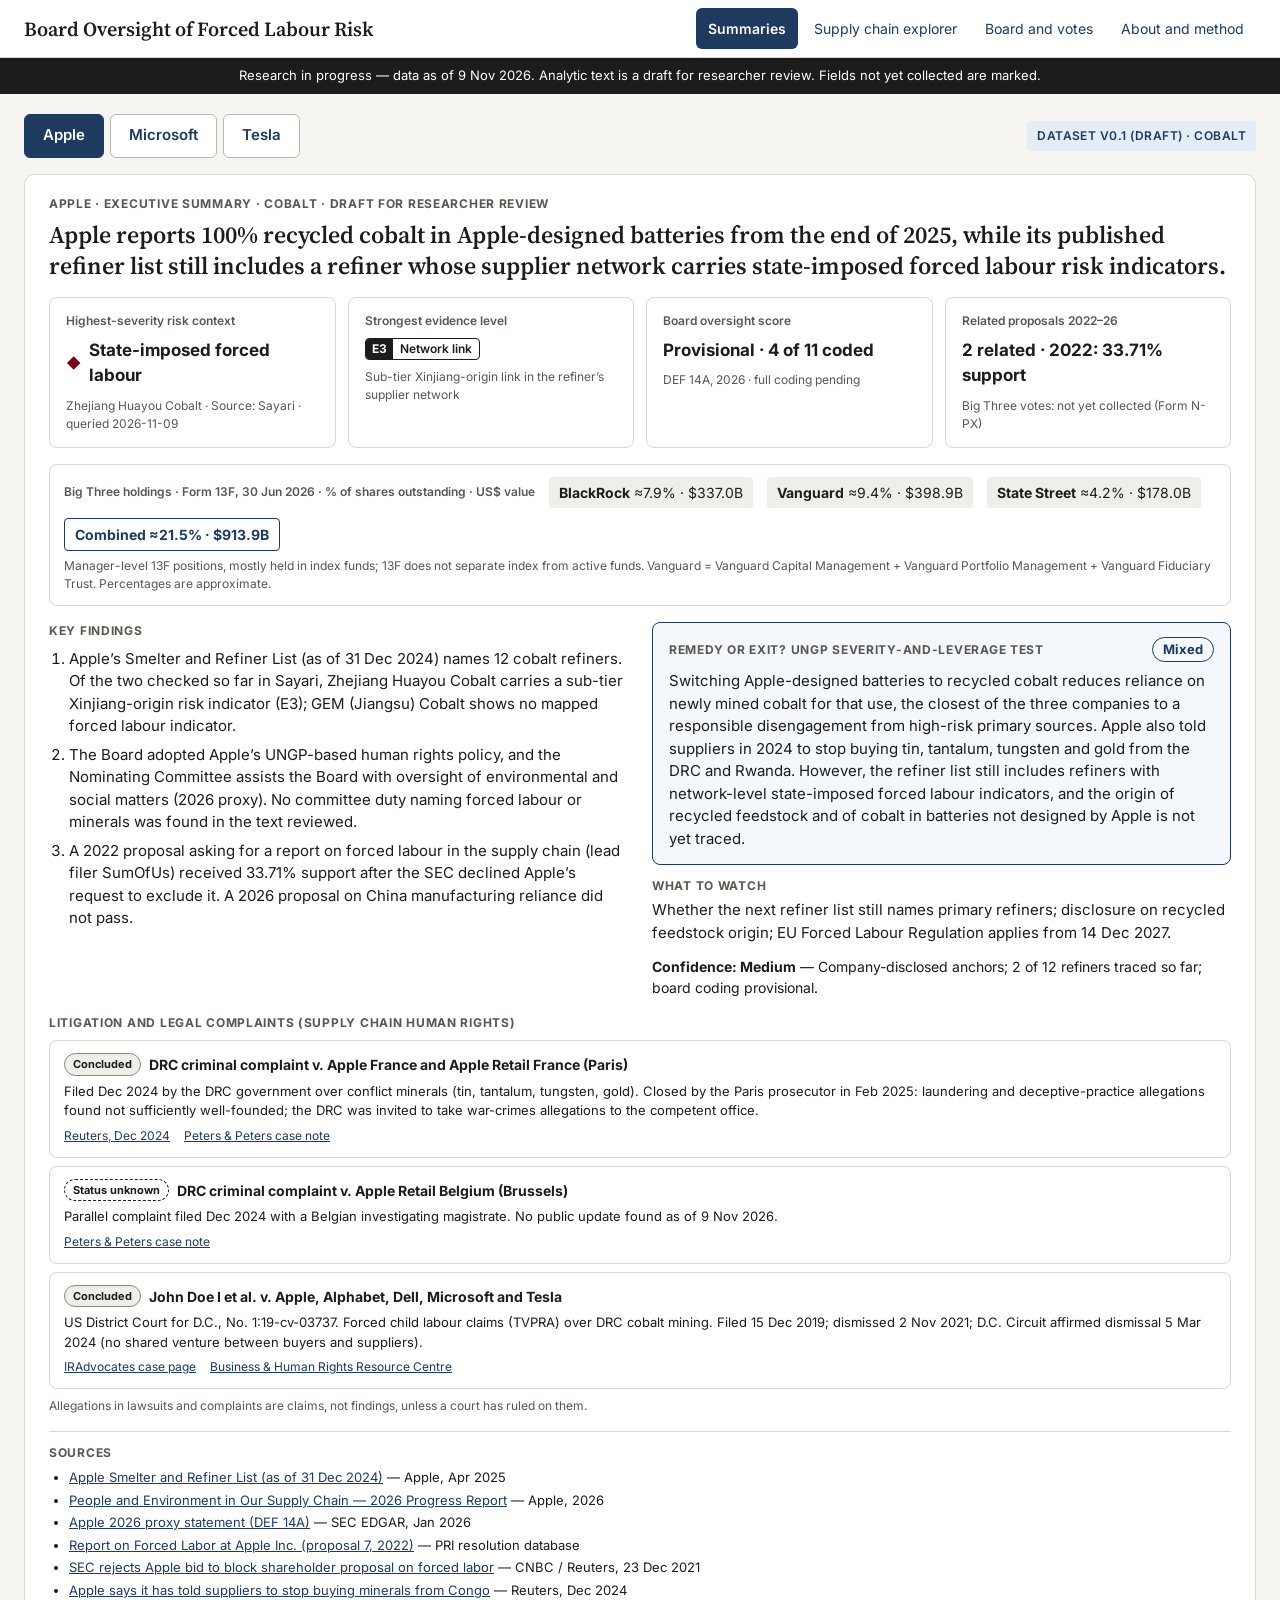
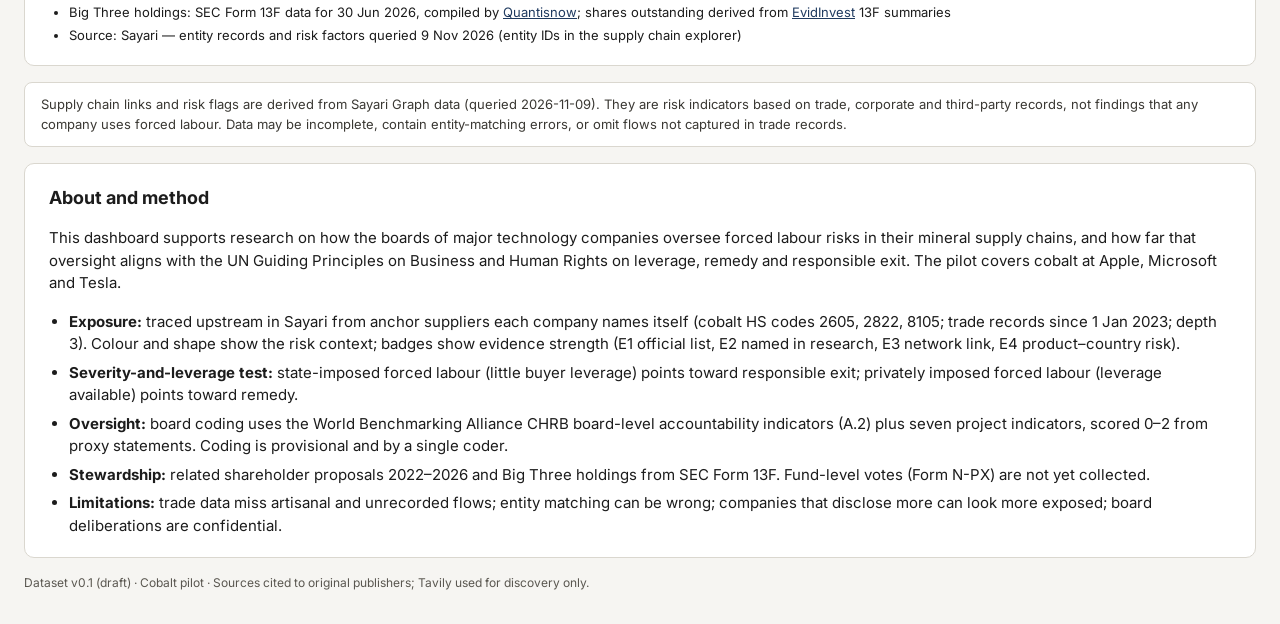
<file: index.html>
<!doctype html>
<html lang="en">
<head>
<meta charset="utf-8">
<meta name="viewport" content="width=device-width, initial-scale=1">
<title>Executive Summaries — Cobalt</title>
<meta name="description" content="Research dashboard: board oversight of forced labour risk in cobalt supply chains at Apple, Microsoft and Tesla. Risk indicators, not findings.">
<link rel="preconnect" href="https://fonts.googleapis.com">
<link rel="preconnect" href="https://fonts.gstatic.com" crossorigin>
<link href="https://fonts.googleapis.com/css2?family=Inter:wght@400;500;600;700&family=Source+Serif+4:opsz,wght@8..60,500;8..60,600&display=swap" rel="stylesheet">
<link rel="stylesheet" href="assets/style.css">
</head>
<body data-page="summary">
<a class="skip" href="#content">Skip to content</a>
<header class="topbar">
  <div class="topbar-in">
    <a class="brand" href="index.html">Board Oversight of Forced Labour Risk</a>
    <nav aria-label="Main">
      <a href="index.html" aria-current="page">Summaries</a>
      <a href="explorer.html">Supply chain explorer</a>
      <a href="board.html">Board and votes</a>
      <a href="index.html#about">About and method</a>
    </nav>
  </div>
</header>
<div class="banner">Research in progress — data as of 9 Nov 2026. Analytic text is a draft for researcher review. Fields not yet collected are marked.</div>
<main id="content">
  <div class="row">
    <div id="tabs" class="tabs" role="group" aria-label="Choose company"></div>
    <span class="tag">Dataset v0.1 (draft) · cobalt</span>
  </div>
  <article id="summary" class="card" aria-live="polite"></article>
  <aside class="caveat" aria-label="Data caveat">Supply chain links and risk flags are derived from Sayari Graph data (queried 2026-11-09). They are risk indicators based on trade, corporate and third-party records, not findings that any company uses forced labour. Data may be incomplete, contain entity-matching errors, or omit flows not captured in trade records.</aside>
  <section class="card" id="about" aria-labelledby="about-h">
    <h2 class="sec" id="about-h">About and method</h2>
    <p>This dashboard supports research on how the boards of major technology companies oversee forced labour risks in their mineral supply chains, and how far that oversight aligns with the UN Guiding Principles on Business and Human Rights on leverage, remedy and responsible exit. The pilot covers cobalt at Apple, Microsoft and Tesla.</p>
    <ul>
      <li><strong>Exposure:</strong> traced upstream in Sayari from anchor suppliers each company names itself (cobalt HS codes 2605, 2822, 8105; trade records since 1 Jan 2023; depth 3). Colour and shape show the risk context; badges show evidence strength (E1 official list, E2 named in research, E3 network link, E4 product–country risk).</li>
      <li><strong>Severity-and-leverage test:</strong> state-imposed forced labour (little buyer leverage) points toward responsible exit; privately imposed forced labour (leverage available) points toward remedy.</li>
      <li><strong>Oversight:</strong> board coding uses the World Benchmarking Alliance CHRB board-level accountability indicators (A.2) plus seven project indicators, scored 0–2 from proxy statements. Coding is provisional and by a single coder.</li>
      <li><strong>Stewardship:</strong> related shareholder proposals 2022–2026 and Big Three holdings from SEC Form 13F. Fund-level votes (Form N-PX) are not yet collected.</li>
      <li><strong>Limitations:</strong> trade data miss artisanal and unrecorded flows; entity matching can be wrong; companies that disclose more can look more exposed; board deliberations are confidential.</li>
    </ul>
  </section>
  <footer class="site">
    <span>Dataset v0.1 (draft) · Cobalt pilot · Sources cited to original publishers; Tavily used for discovery only.</span>
  </footer>
</main>
<script src="assets/data.js"></script>
<script src="assets/pages.js"></script>
</body>
</html>
</file>
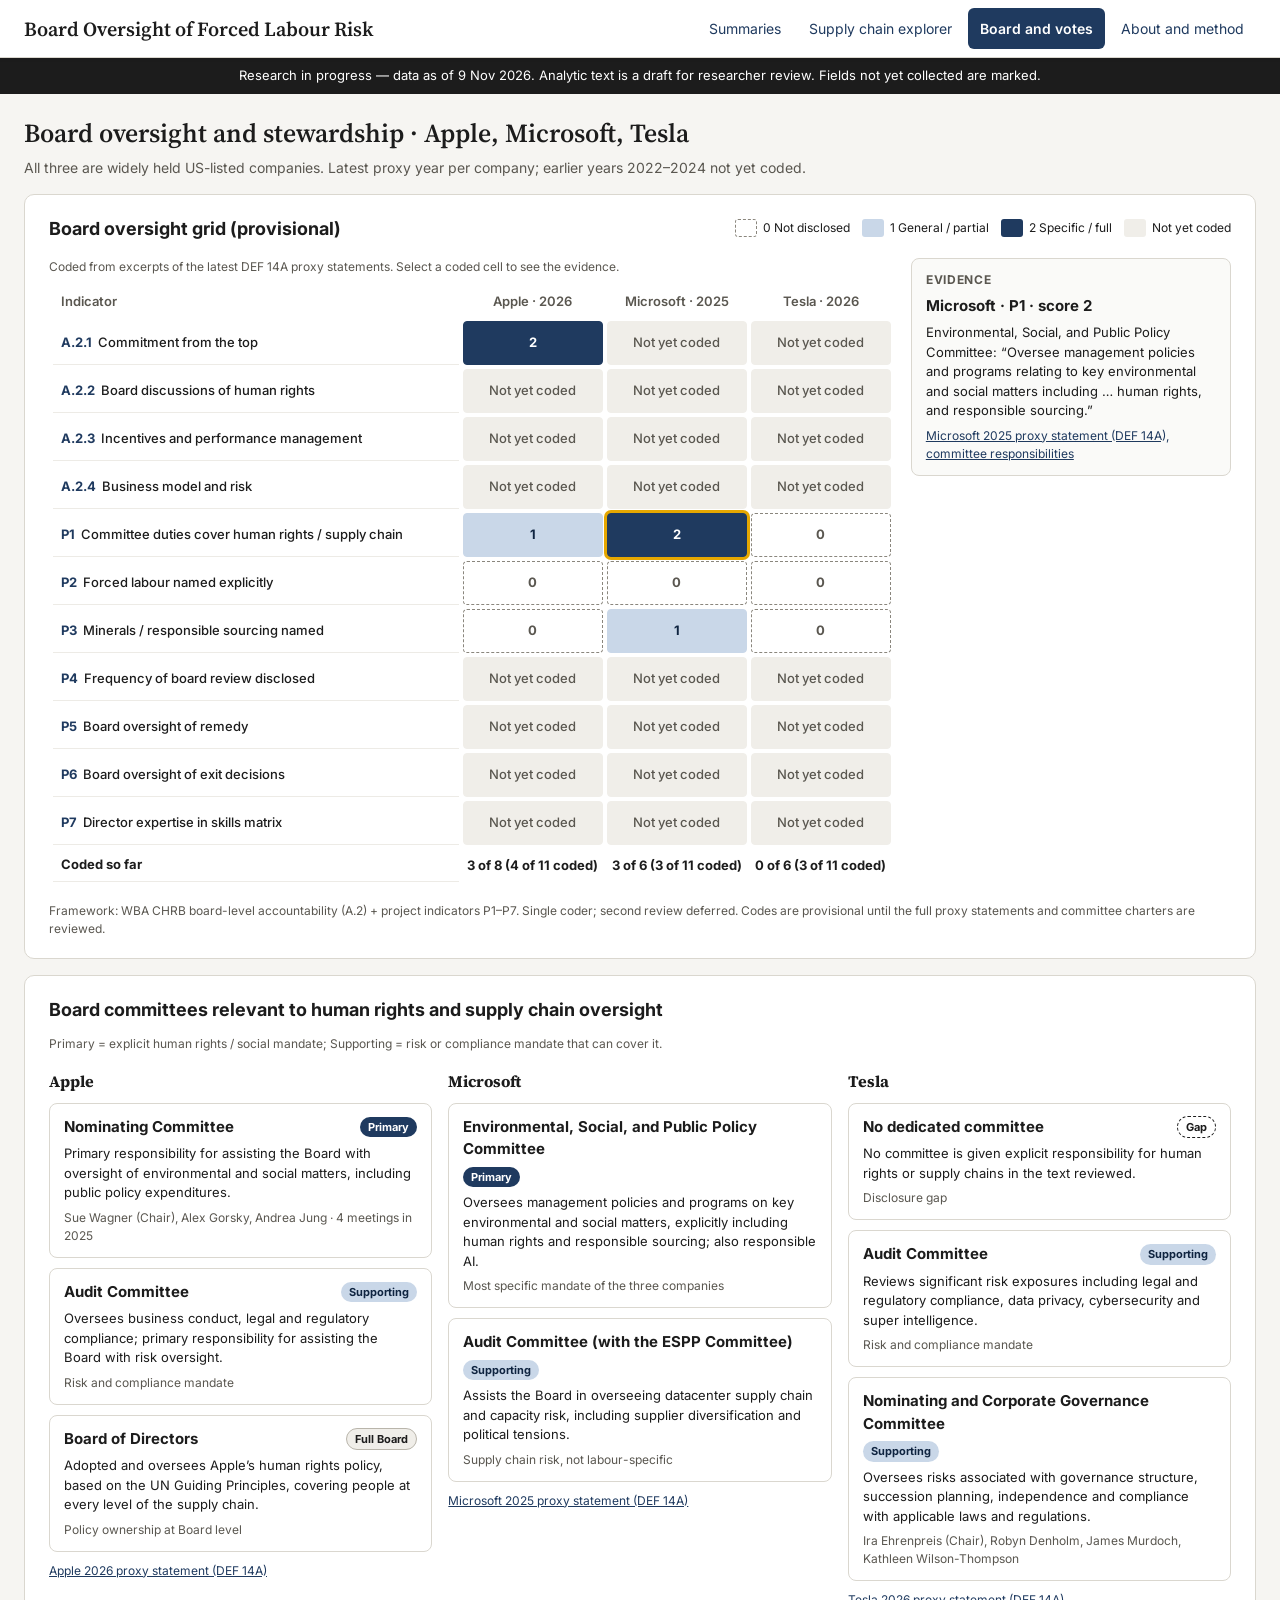
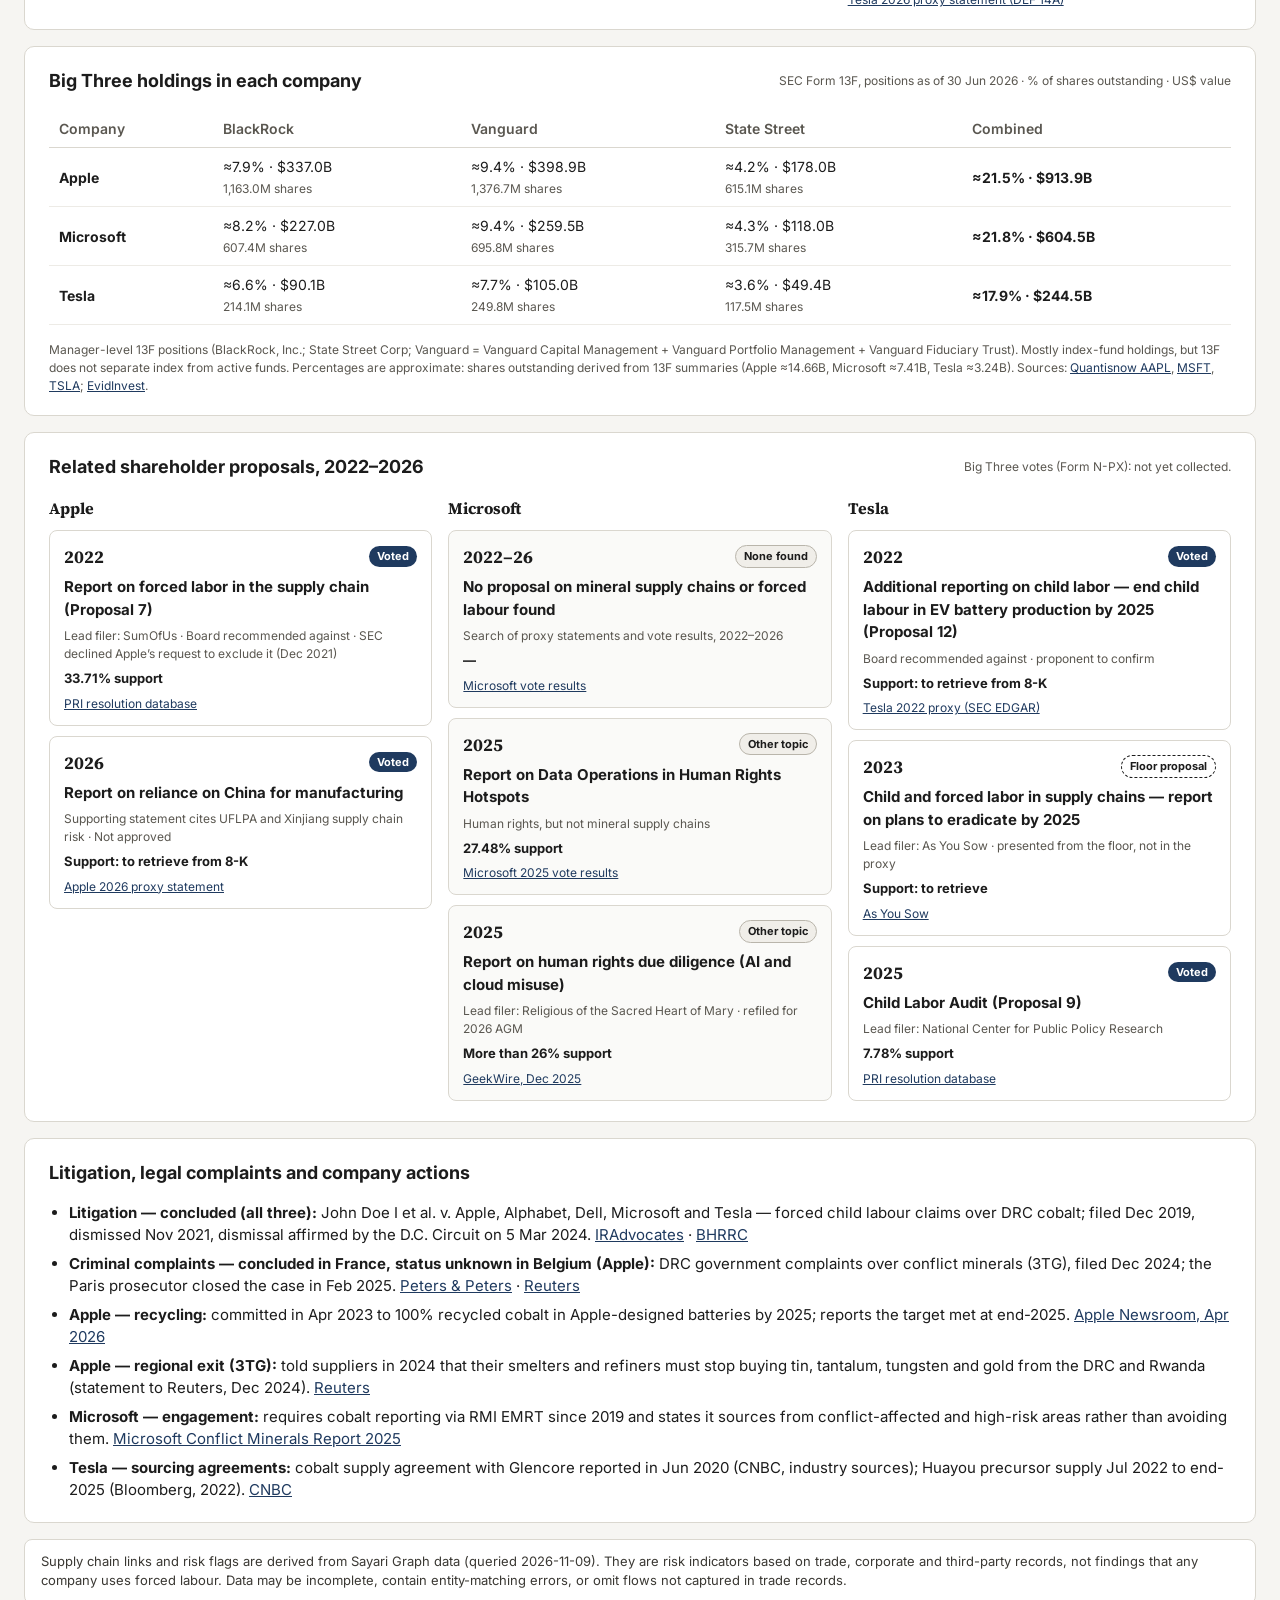
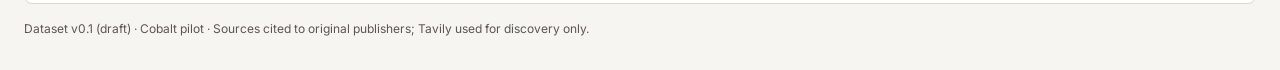
<file: board.html>
<!doctype html>
<html lang="en">
<head>
<meta charset="utf-8">
<meta name="viewport" content="width=device-width, initial-scale=1">
<title>Board Oversight and Stewardship</title>
<meta name="description" content="Research dashboard: board oversight of forced labour risk in cobalt supply chains at Apple, Microsoft and Tesla. Risk indicators, not findings.">
<link rel="preconnect" href="https://fonts.googleapis.com">
<link rel="preconnect" href="https://fonts.gstatic.com" crossorigin>
<link href="https://fonts.googleapis.com/css2?family=Inter:wght@400;500;600;700&family=Source+Serif+4:opsz,wght@8..60,500;8..60,600&display=swap" rel="stylesheet">
<link rel="stylesheet" href="assets/style.css">
</head>
<body data-page="board">
<a class="skip" href="#content">Skip to content</a>
<header class="topbar">
  <div class="topbar-in">
    <a class="brand" href="index.html">Board Oversight of Forced Labour Risk</a>
    <nav aria-label="Main">
      <a href="index.html">Summaries</a>
      <a href="explorer.html">Supply chain explorer</a>
      <a href="board.html" aria-current="page">Board and votes</a>
      <a href="index.html#about">About and method</a>
    </nav>
  </div>
</header>
<div class="banner">Research in progress — data as of 9 Nov 2026. Analytic text is a draft for researcher review. Fields not yet collected are marked.</div>
<main id="content">
  <div style="display:flex;flex-direction:column;gap:4px">
    <h1 class="page">Board oversight and stewardship · Apple, Microsoft, Tesla</h1>
    <p class="small" style="font-size:14px">All three are widely held US-listed companies. Latest proxy year per company; earlier years 2022–2024 not yet coded.</p>
  </div>
  <section class="card" aria-labelledby="grid-h">
    <div class="row"><h2 class="sec" id="grid-h">Board oversight grid (provisional)</h2>
      <div class="key"><span><i style="border:1.5px dashed #8A867D"></i>0 Not disclosed</span><span><i style="background:#C9D7E8"></i>1 General / partial</span><span><i style="background:#1F3A5F"></i>2 Specific / full</span><span><i style="background:#F0EEE9"></i>Not yet coded</span></div></div>
    <div class="layout">
      <div class="main tbl-wrap"><table id="grid" style="min-width:620px"></table></div>
      <aside id="evidence" class="side box" style="background:#FAFAF8" aria-live="polite"></aside>
    </div>
    <p class="small">Framework: WBA CHRB board-level accountability (A.2) + project indicators P1–P7. Single coder; second review deferred. Codes are provisional until the full proxy statements and committee charters are reviewed.</p>
  </section>
  <section class="card" aria-labelledby="comm-h">
    <div class="row"><h2 class="sec" id="comm-h">Board committees relevant to human rights and supply chain oversight</h2><span class="small">Primary = explicit human rights / social mandate; Supporting = risk or compliance mandate that can cover it.</span></div>
    <div id="committees" class="grid3"></div>
  </section>
  <section class="card" aria-labelledby="hold-h">
    <div class="row"><h2 class="sec" id="hold-h">Big Three holdings in each company</h2><span class="small">SEC Form 13F, positions as of 30 Jun 2026 · % of shares outstanding · US$ value</span></div>
    <div class="tbl-wrap"><table id="holdings" class="plain"></table></div>
    <p class="small">Manager-level 13F positions (BlackRock, Inc.; State Street Corp; Vanguard = Vanguard Capital Management + Vanguard Portfolio Management + Vanguard Fiduciary Trust). Mostly index-fund holdings, but 13F does not separate index from active funds. Percentages are approximate: shares outstanding derived from 13F summaries (Apple ≈14.66B, Microsoft ≈7.41B, Tesla ≈3.24B). Sources: <a href="https://www.quantisnow.com/institutional-ownership/AAPL">Quantisnow AAPL</a>, <a href="https://www.quantisnow.com/institutional-ownership/MSFT">MSFT</a>, <a href="https://www.quantisnow.com/institutional-ownership/TSLA">TSLA</a>; <a href="https://evidinvest.com/holders/AAPL">EvidInvest</a>.</p>
  </section>
  <section class="card" aria-labelledby="votes-h">
    <div class="row"><h2 class="sec" id="votes-h">Related shareholder proposals, 2022–2026</h2><span class="small">Big Three votes (Form N-PX): not yet collected.</span></div>
    <div id="proposals" class="grid3"></div>
  </section>
  <section class="card" aria-labelledby="events-h">
    <h2 class="sec" id="events-h">Litigation, legal complaints and company actions</h2>
    <ul>
      <li><strong>Litigation — concluded (all three):</strong> John Doe I et al. v. Apple, Alphabet, Dell, Microsoft and Tesla — forced child labour claims over DRC cobalt; filed Dec 2019, dismissed Nov 2021, dismissal affirmed by the D.C. Circuit on 5 Mar 2024. <a href="https://www.internationalrightsadvocates.org/cases/cobalt">IRAdvocates</a> · <a href="https://www.business-humanrights.org/en/latest-news/lawsuit-against-apple-google-tesla-and-others-re-child-labour-drc">BHRRC</a></li>
      <li><strong>Criminal complaints — concluded in France, status unknown in Belgium (Apple):</strong> DRC government complaints over conflict minerals (3TG), filed Dec 2024; the Paris prosecutor closed the case in Feb 2025. <a href="https://www.petersandpeters.com/case/democratic-republic-of-congo-files-criminal-complaints-against-european-apple-subsidiaries-over-conflict-materials">Peters &amp; Peters</a> · <a href="https://ca.finance.yahoo.com/news/exclusive-congo-files-criminal-complaints-050552031.html">Reuters</a></li>
      <li><strong>Apple — recycling:</strong> committed in Apr 2023 to 100% recycled cobalt in Apple-designed batteries by 2025; reports the target met at end-2025. <a href="https://www.apple.com/newsroom/2026/04/apple-accelerates-progress-with-highest-ever-recycled-material-in-its-products">Apple Newsroom, Apr 2026</a></li>
      <li><strong>Apple — regional exit (3TG):</strong> told suppliers in 2024 that their smelters and refiners must stop buying tin, tantalum, tungsten and gold from the DRC and Rwanda (statement to Reuters, Dec 2024). <a href="https://ca.finance.yahoo.com/news/apple-says-told-suppliers-stop-213841799.html">Reuters</a></li>
      <li><strong>Microsoft — engagement:</strong> requires cobalt reporting via RMI EMRT since 2019 and states it sources from conflict-affected and high-risk areas rather than avoiding them. <a href="https://cdn-dynmedia-1.microsoft.com/is/content/microsoftcorp/microsoft/msc/documents/presentations/CSR/Microsoft-RY2024-Conflict-Minerals-Report.pdf">Microsoft Conflict Minerals Report 2025</a></li>
      <li><strong>Tesla — sourcing agreements:</strong> cobalt supply agreement with Glencore reported in Jun 2020 (CNBC, industry sources); Huayou precursor supply Jul 2022 to end-2025 (Bloomberg, 2022). <a href="https://www.cnbc.com/2020/06/16/tesla-glencore-cobalt-gigafactory.html">CNBC</a></li>
    </ul>
  </section>
  <aside class="caveat" aria-label="Data caveat">Supply chain links and risk flags are derived from Sayari Graph data (queried 2026-11-09). They are risk indicators based on trade, corporate and third-party records, not findings that any company uses forced labour. Data may be incomplete, contain entity-matching errors, or omit flows not captured in trade records.</aside>
  <footer class="site">
    <span>Dataset v0.1 (draft) · Cobalt pilot · Sources cited to original publishers; Tavily used for discovery only.</span>
  </footer>
</main>
<script src="assets/data.js"></script>
<script src="assets/pages.js"></script>
</body>
</html>
</file>
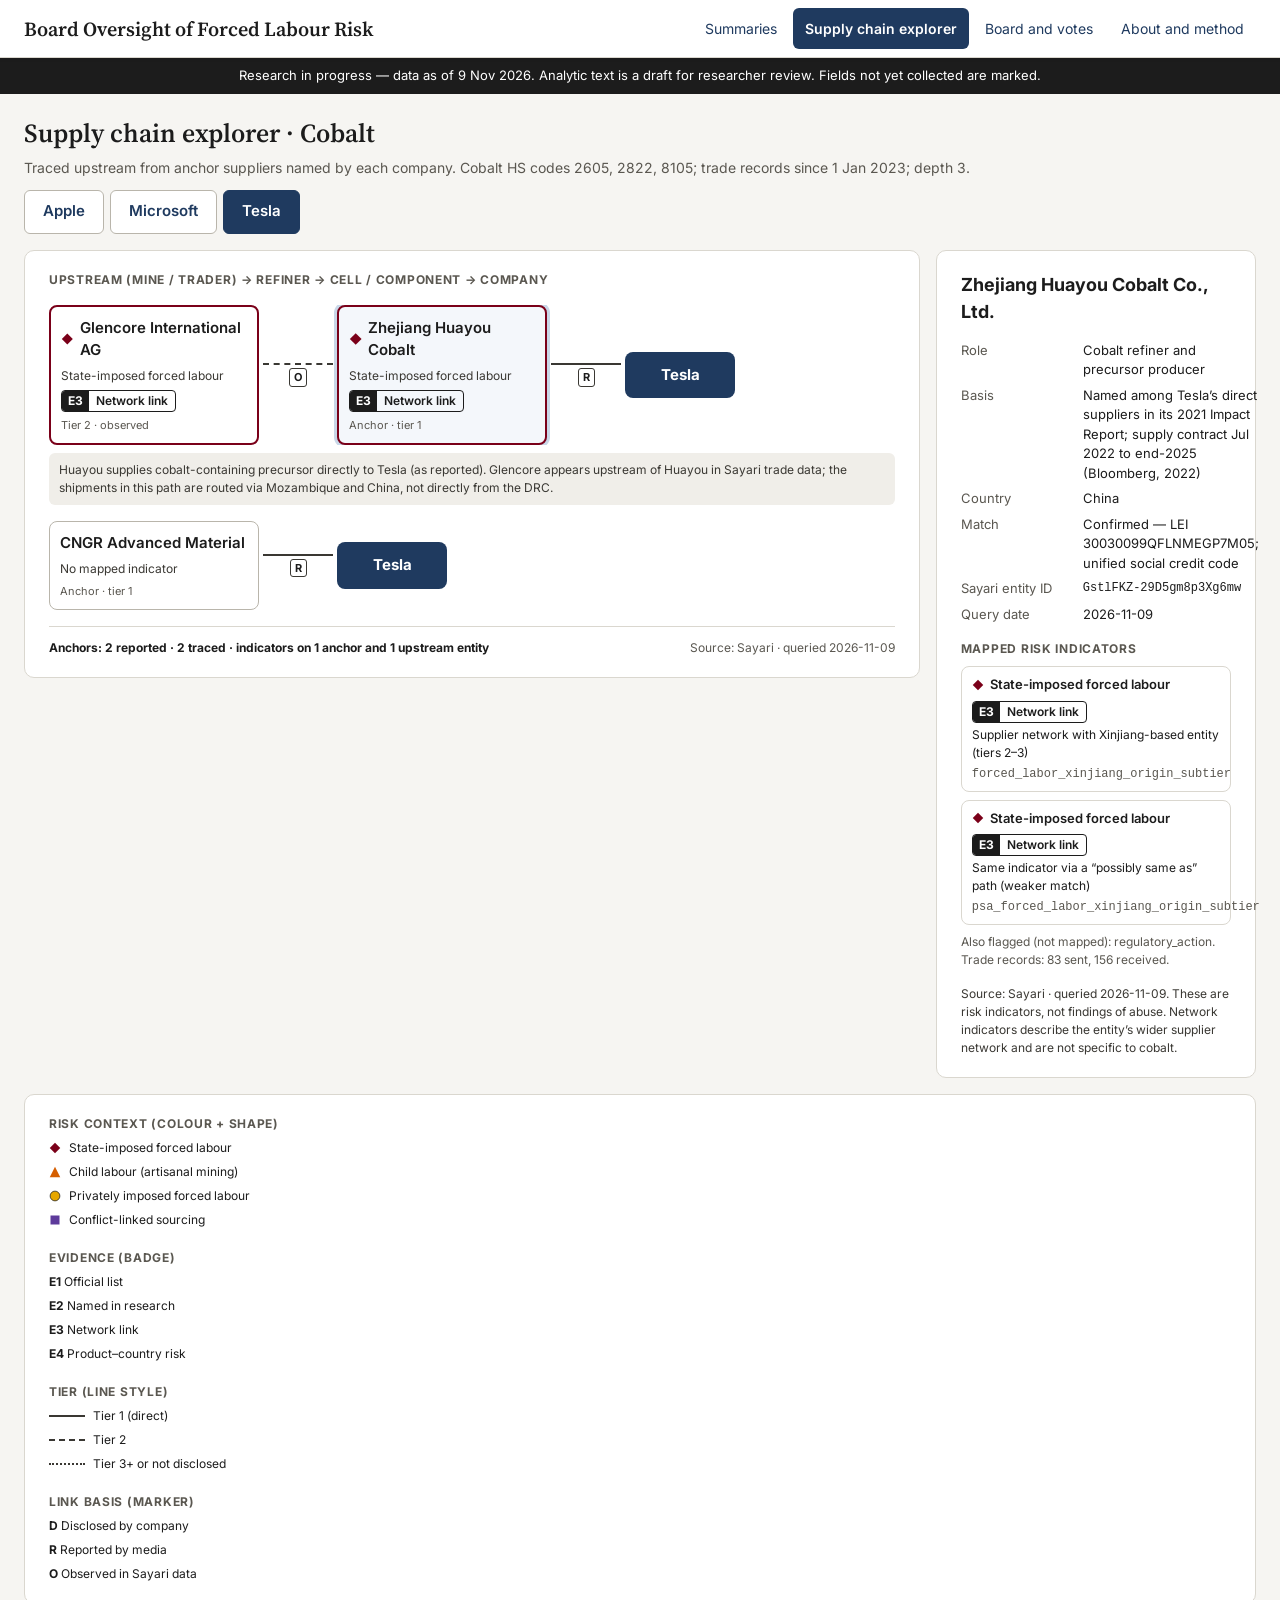
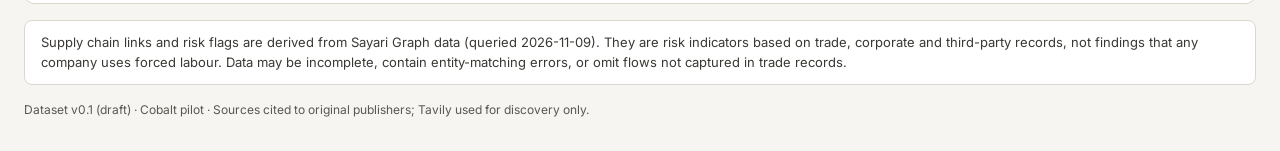
<file: explorer.html>
<!doctype html>
<html lang="en">
<head>
<meta charset="utf-8">
<meta name="viewport" content="width=device-width, initial-scale=1">
<title>Supply Chain Explorer — Cobalt</title>
<meta name="description" content="Research dashboard: board oversight of forced labour risk in cobalt supply chains at Apple, Microsoft and Tesla. Risk indicators, not findings.">
<link rel="preconnect" href="https://fonts.googleapis.com">
<link rel="preconnect" href="https://fonts.gstatic.com" crossorigin>
<link href="https://fonts.googleapis.com/css2?family=Inter:wght@400;500;600;700&family=Source+Serif+4:opsz,wght@8..60,500;8..60,600&display=swap" rel="stylesheet">
<link rel="stylesheet" href="assets/style.css">
</head>
<body data-page="explorer">
<a class="skip" href="#content">Skip to content</a>
<header class="topbar">
  <div class="topbar-in">
    <a class="brand" href="index.html">Board Oversight of Forced Labour Risk</a>
    <nav aria-label="Main">
      <a href="index.html">Summaries</a>
      <a href="explorer.html" aria-current="page">Supply chain explorer</a>
      <a href="board.html">Board and votes</a>
      <a href="index.html#about">About and method</a>
    </nav>
  </div>
</header>
<div class="banner">Research in progress — data as of 9 Nov 2026. Analytic text is a draft for researcher review. Fields not yet collected are marked.</div>
<main id="content">
  <div class="row" style="align-items:flex-end">
    <div style="display:flex;flex-direction:column;gap:4px">
      <h1 class="page">Supply chain explorer · Cobalt</h1>
      <p class="small" style="font-size:14px">Traced upstream from anchor suppliers named by each company. Cobalt HS codes 2605, 2822, 8105; trade records since 1 Jan 2023; depth 3.</p>
    </div>
    <div id="tabs" class="tabs" role="group" aria-label="Choose company"></div>
  </div>
  <div class="layout">
    <section id="flow" class="card main" aria-label="Tiered flow"></section>
    <aside id="detail" class="card side" aria-label="Selected entity detail" aria-live="polite"></aside>
  </div>
  <section class="card legend" aria-label="Legend">
    <div><span class="label">Risk context (colour + shape)</span>
      <span class="ln"><svg width="12" height="12" viewBox="0 0 16 16" aria-hidden="true"><path d="M8 1 L15 8 L8 15 L1 8 Z" fill="#7A0019"></path></svg>State-imposed forced labour</span>
      <span class="ln"><svg width="12" height="12" viewBox="0 0 16 16" aria-hidden="true"><path d="M8 1 L15 15 L1 15 Z" fill="#D55E00"></path></svg>Child labour (artisanal mining)</span>
      <span class="ln"><svg width="12" height="12" viewBox="0 0 16 16" aria-hidden="true"><circle cx="8" cy="8" r="6.5" fill="#E6A700" stroke="#1C1C1C" stroke-width="1"></circle></svg>Privately imposed forced labour</span>
      <span class="ln"><svg width="12" height="12" viewBox="0 0 16 16" aria-hidden="true"><rect x="2" y="2" width="12" height="12" fill="#5D3A9B"></rect></svg>Conflict-linked sourcing</span></div>
    <div><span class="label">Evidence (badge)</span><span><strong>E1</strong> Official list</span><span><strong>E2</strong> Named in research</span><span><strong>E3</strong> Network link</span><span><strong>E4</strong> Product–country risk</span></div>
    <div><span class="label">Tier (line style)</span><span class="ln"><i></i>Tier 1 (direct)</span><span class="ln"><i style="border-top-style:dashed"></i>Tier 2</span><span class="ln"><i style="border-top-style:dotted"></i>Tier 3+ or not disclosed</span></div>
    <div><span class="label">Link basis (marker)</span><span><strong>D</strong> Disclosed by company</span><span><strong>R</strong> Reported by media</span><span><strong>O</strong> Observed in Sayari data</span></div>
  </section>
  <aside class="caveat" aria-label="Data caveat">Supply chain links and risk flags are derived from Sayari Graph data (queried 2026-11-09). They are risk indicators based on trade, corporate and third-party records, not findings that any company uses forced labour. Data may be incomplete, contain entity-matching errors, or omit flows not captured in trade records.</aside>
  <footer class="site">
    <span>Dataset v0.1 (draft) · Cobalt pilot · Sources cited to original publishers; Tavily used for discovery only.</span>
  </footer>
</main>
<script src="assets/data.js"></script>
<script src="assets/pages.js"></script>
</body>
</html>
</file>
<file: assets/style.css>
:root {
  --bg: #F6F5F2; --surface: #FFFFFF; --ink: #1C1C1C; --ink2: #3A3833; --muted: #5A5750;
  --line: #DAD7CF; --line2: #EDEBE6; --soft: #F0EEE9; --accent: #1F3A5F; --accent-soft: #F4F7FB; --accent-mid: #C9D7E8;
}
* { box-sizing: border-box; }
body { margin: 0; background: var(--bg); color: var(--ink); font-family: Inter, system-ui, -apple-system, sans-serif; font-size: 15px; line-height: 1.5; }
a { color: var(--accent); } a:hover { color: #0F2440; }
button:focus-visible, a:focus-visible { outline: 3px solid #E6A700; outline-offset: 2px; }
.skip { position: absolute; left: -999px; } .skip:focus { left: 16px; top: 8px; z-index: 50; background: #fff; padding: 8px 12px; }

.topbar { position: sticky; top: 0; z-index: 20; background: var(--surface); border-bottom: 1px solid var(--line); box-shadow: 0 1px 4px rgba(0,0,0,.06); }
.topbar-in { max-width: 1400px; margin: 0 auto; padding: 8px 24px; display: flex; flex-wrap: wrap; align-items: center; justify-content: space-between; gap: 8px 16px; }
.brand { font-family: 'Source Serif 4', Georgia, serif; font-size: 20px; font-weight: 600; color: var(--ink); text-decoration: none; }
nav { display: flex; flex-wrap: wrap; gap: 4px; }
nav a { padding: 10px 12px; border-radius: 6px; text-decoration: none; font-size: 14px; }
nav a[aria-current="page"] { background: var(--accent); color: #fff; font-weight: 600; }
.banner { background: #1C1C1C; color: #fff; font-size: 13px; padding: 8px 24px; text-align: center; }

main { max-width: 1400px; margin: 0 auto; padding: 20px 24px 32px; display: flex; flex-direction: column; gap: 16px; }
@media (max-width: 640px) { .topbar-in, main, .banner { padding-left: 16px; padding-right: 16px; } }
.card { background: var(--surface); border: 1px solid var(--line); border-radius: 10px; padding: 20px 24px; display: flex; flex-direction: column; gap: 16px; }
.box { border: 1px solid var(--line); border-radius: 8px; padding: 12px 14px; display: flex; flex-direction: column; gap: 6px; }
.row { display: flex; flex-wrap: wrap; align-items: center; justify-content: space-between; gap: 12px; }
h1.page { margin: 0; font-family: 'Source Serif 4', Georgia, serif; font-size: 26px; font-weight: 600; }
h1.headline { margin: 0; font-family: 'Source Serif 4', Georgia, serif; font-size: 24px; line-height: 1.3; font-weight: 600; }
h2.sec { margin: 0; font-size: 18px; font-weight: 700; }
h3.co { margin: 0; font-size: 16px; font-weight: 700; font-family: 'Source Serif 4', Georgia, serif; }
.label { margin: 0; font-size: 12px; font-weight: 700; letter-spacing: .06em; text-transform: uppercase; color: var(--muted); }
.small { font-size: 12px; color: var(--muted); }
p { margin: 0; }

.tabs { display: flex; flex-wrap: wrap; gap: 6px; }
.tab { font: inherit; font-size: 15px; min-height: 44px; padding: 8px 18px; border-radius: 6px; cursor: pointer; font-weight: 600; background: #fff; color: var(--accent); border: 1px solid #B9B5AB; }
.tab[aria-pressed="true"] { background: var(--accent); color: #fff; border-color: var(--accent); }
.tag { font-size: 12px; font-weight: 600; letter-spacing: .04em; text-transform: uppercase; background: #E4ECF5; color: var(--accent); padding: 6px 10px; border-radius: 4px; }

.kf { display: grid; grid-template-columns: repeat(auto-fit, minmax(min(230px, 100%), 1fr)); gap: 12px; }
.kf > div { border: 1px solid var(--line); border-radius: 8px; padding: 14px 16px; display: flex; flex-direction: column; gap: 8px; }
.kf .t { font-size: 12px; color: var(--muted); font-weight: 600; }
.kf .v { font-size: 17px; font-weight: 700; display: flex; align-items: center; gap: 8px; }
.grid2 { display: grid; grid-template-columns: repeat(auto-fit, minmax(min(360px, 100%), 1fr)); gap: 24px; }
.grid3 { display: grid; grid-template-columns: repeat(auto-fit, minmax(min(320px, 100%), 1fr)); gap: 16px; }
ol, ul { margin: 0; padding-left: 20px; display: flex; flex-direction: column; gap: 6px; }

.badge { display: inline-flex; align-self: flex-start; border: 1.5px solid var(--ink); border-radius: 4px; overflow: hidden; font-size: 12px; font-weight: 600; white-space: nowrap; }
.badge b { background: var(--ink); color: #fff; padding: 1px 6px; }
.badge span { padding: 1px 7px; }
.chip { font-size: 11px; font-weight: 700; padding: 2px 8px; border-radius: 999px; white-space: nowrap; }
.chip.concluded { background: var(--soft); color: var(--ink); border: 1px solid #8A867D; }
.chip.progress { background: #FFF4D6; color: #5C4100; border: 1.5px solid #8A6100; }
.chip.unknown { background: #fff; color: var(--ink); border: 1.5px dashed var(--ink); }
.chip.primary { background: var(--accent); color: #fff; }
.chip.support { background: var(--accent-mid); color: #0F2440; }
.chip.gap { background: #fff; color: var(--ink); border: 1.5px dashed var(--ink); }
.chip.board { background: var(--soft); color: var(--ink); border: 1px solid #B9B5AB; }
.chip.voted { background: var(--accent); color: #fff; }
.chip.floor { background: #fff; color: var(--ink); border: 1.5px dashed var(--ink); }
.chip.other { background: var(--soft); color: var(--ink); border: 1px solid #B9B5AB; }

.verdict { border: 1.5px solid var(--accent); border-radius: 8px; padding: 14px 16px; background: var(--accent-soft); display: flex; flex-direction: column; gap: 8px; }
.pill { font-size: 13px; font-weight: 700; color: var(--accent); border: 1.5px solid var(--accent); border-radius: 999px; padding: 2px 10px; }
.hold { display: flex; flex-wrap: wrap; align-items: center; gap: 10px 14px; }
.hold .h { background: var(--soft); padding: 5px 10px; border-radius: 4px; font-size: 14px; }
.hold .tot { font-size: 14px; font-weight: 700; padding: 5px 10px; border: 1.5px solid var(--accent); border-radius: 4px; color: var(--accent); }
.caveat { background: var(--surface); border: 1px solid var(--line); border-radius: 8px; padding: 12px 16px; font-size: 13px; color: var(--ink2); }
footer.site { font-size: 12px; color: var(--muted); display: flex; flex-direction: column; gap: 6px; }

/* Explorer */
.layout { display: flex; flex-wrap: wrap; gap: 16px; align-items: flex-start; }
.layout > .main { flex: 999 1 640px; min-width: 0; }
.layout > .side { flex: 1 1 320px; min-width: min(280px, 100%); }
.flow-wrap { overflow-x: auto; }
.flow { display: flex; align-items: center; min-width: max-content; }
.node { font: inherit; text-align: left; width: 210px; border-radius: 8px; padding: 10px; display: flex; flex-direction: column; gap: 5px; cursor: pointer; background: #fff; border: 1px solid #B9B5AB; color: var(--ink); }
.node[aria-pressed="true"] { background: var(--accent-soft); box-shadow: 0 0 0 3px var(--accent-mid); }
.node.plain { border: 1px dashed #8A867D; background: #FAFAF8; cursor: default; }
.node .n { display: flex; align-items: center; gap: 6px; font-weight: 600; }
.node .c { font-size: 12px; color: var(--ink2); }
.node .s { font-size: 11px; color: var(--muted); }
.lnk { width: 78px; display: flex; flex-direction: column; align-items: center; gap: 3px; padding: 0 4px; }
.lnk i { display: block; width: 100%; border-top: 2px solid var(--ink2); }
.lnk i.dashed { border-top-style: dashed; } .lnk i.dotted { border-top-style: dotted; }
.marker { font-size: 11px; font-weight: 700; border: 1px solid var(--ink2); border-radius: 3px; padding: 0 4px; }
.company { background: var(--accent); color: #fff; border-radius: 8px; padding: 12px 16px; font-weight: 700; min-width: 110px; text-align: center; }
.note { font-size: 12px; color: var(--ink2); background: var(--soft); border-radius: 6px; padding: 8px 10px; }
dl.kv { margin: 0; display: grid; grid-template-columns: 112px 1fr; gap: 6px 10px; font-size: 13px; }
dl.kv dt { color: var(--muted); } dl.kv dd { margin: 0; }
.mono { font-family: ui-monospace, Menlo, monospace; font-size: 12px; word-break: break-all; }
.legend { display: flex; flex-wrap: wrap; gap: 20px 32px; font-size: 12px; }
.legend > div { display: flex; flex-direction: column; gap: 6px; }
.legend .ln { display: flex; align-items: center; gap: 8px; }
.legend .ln i { width: 36px; border-top: 2px solid var(--ink2); }

/* Board */
.tbl-wrap { overflow-x: auto; }
table { width: 100%; border-collapse: separate; border-spacing: 4px; font-size: 13px; }
table.plain { border-collapse: collapse; font-size: 14px; min-width: 640px; }
table.plain th, table.plain td { padding: 8px 10px; border-bottom: 1px solid var(--line2); text-align: left; }
table.plain thead th { color: var(--muted); font-weight: 600; border-bottom: 1px solid var(--line); }
caption { text-align: left; font-size: 12px; color: var(--muted); padding-bottom: 6px; }
th.ind { text-align: left; font-weight: 500; padding: 6px 8px; border-bottom: 1px solid var(--line2); }
th.ind b { color: var(--accent); margin-right: 6px; }
.cell { width: 100%; min-height: 44px; font: inherit; font-weight: 700; border-radius: 4px; cursor: pointer; }
.cell.v0 { background: #fff; color: var(--muted); border: 1.5px dashed #8A867D; }
.cell.v1 { background: var(--accent-mid); color: #0F2440; border: 1px solid var(--accent-mid); }
.cell.v2 { background: var(--accent); color: #fff; border: 1px solid var(--accent); }
.cell.vn { background: var(--soft); color: var(--muted); border: 1px solid var(--soft); font-weight: 500; cursor: default; }
.cell[aria-pressed="true"] { box-shadow: 0 0 0 3px #E6A700; }
.key { display: flex; flex-wrap: wrap; gap: 12px; font-size: 12px; align-items: center; }
.key span { display: flex; align-items: center; gap: 6px; }
.key i { width: 22px; height: 18px; border-radius: 3px; display: inline-block; }
</file>
